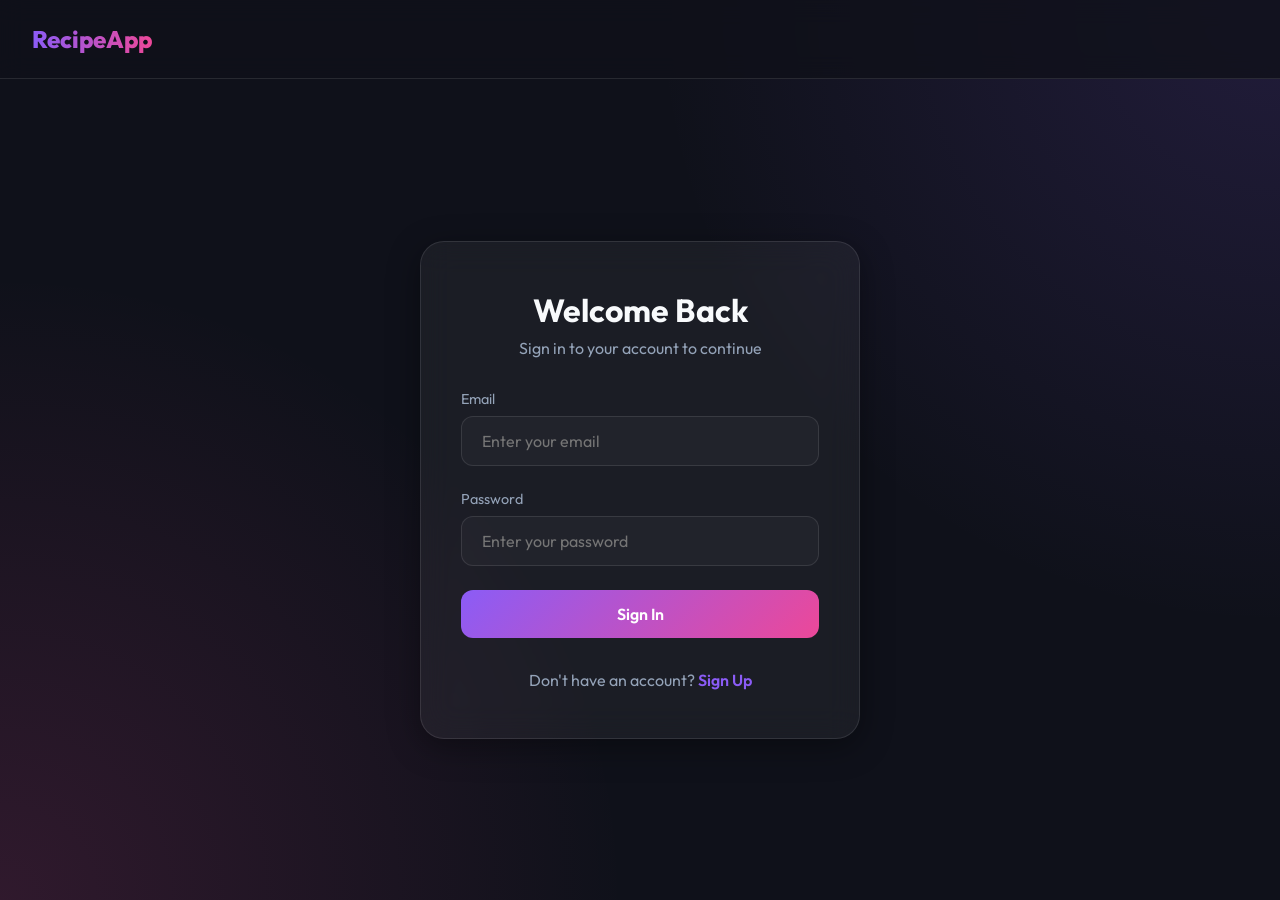
<file: frontend/index.html>
<!DOCTYPE html>
<html lang="en">
<head>
    <meta charset="UTF-8">
    <meta name="viewport" content="width=device-width, initial-scale=1.0">
    <title>RecipeApp | Login</title>
    <meta name="description" content="Sign in to your RecipeApp account to manage your delicious recipes.">
    <link rel="stylesheet" href="css/style.css">
</head>
<body>
    <header>
        <a href="index.html" class="logo">RecipeApp</a>
    </header>

    <div class="container auth-wrapper">
        <div class="glass-panel auth-card" id="auth-container">
            <h1 id="auth-title">Welcome Back</h1>
            <p id="auth-subtitle">Sign in to your account to continue</p>
            
            <div class="error-msg" id="error-message"></div>

            <form id="auth-form">
                <div class="form-group" id="name-group" style="display: none;">
                    <label for="name">Name</label>
                    <input type="text" id="name" class="glass-input" placeholder="Enter your name">
                </div>
                <div class="form-group">
                    <label for="email">Email</label>
                    <input type="email" id="email" class="glass-input" placeholder="Enter your email" required>
                </div>
                <div class="form-group">
                    <label for="password">Password</label>
                    <input type="password" id="password" class="glass-input" placeholder="Enter your password" required>
                </div>
                <button type="submit" class="btn" id="submit-btn" style="width: 100%;">
                    <span>Sign In</span>
                </button>
            </form>

            <div class="auth-switch">
                <span id="switch-text">Don't have an account?</span>
                <a href="#" id="switch-link">Sign Up</a>
            </div>
        </div>
    </div>

    <script src="js/api.js"></script>
    <script>
        // Check if already logged in
        if (localStorage.getItem('token')) {
            window.location.href = 'dashboard.html';
        }

        let isLogin = true;
        const form = document.getElementById('auth-form');
        const switchLink = document.getElementById('switch-link');
        const authTitle = document.getElementById('auth-title');
        const authSubtitle = document.getElementById('auth-subtitle');
        const nameGroup = document.getElementById('name-group');
        const nameInput = document.getElementById('name');
        const submitBtn = document.getElementById('submit-btn');
        const errorMsg = document.getElementById('error-message');
        const switchText = document.getElementById('switch-text');

        switchLink.addEventListener('click', (e) => {
            e.preventDefault();
            isLogin = !isLogin;
            errorMsg.style.display = 'none';
            
            if (isLogin) {
                authTitle.textContent = 'Welcome Back';
                authSubtitle.textContent = 'Sign in to your account to continue';
                nameGroup.style.display = 'none';
                nameInput.removeAttribute('required');
                submitBtn.innerHTML = '<span>Sign In</span>';
                switchText.textContent = "Don't have an account?";
                switchLink.textContent = "Sign Up";
            } else {
                authTitle.textContent = 'Create Account';
                authSubtitle.textContent = 'Sign up to get started';
                nameGroup.style.display = 'block';
                nameInput.setAttribute('required', 'true');
                submitBtn.innerHTML = '<span>Sign Up</span>';
                switchText.textContent = "Already have an account?";
                switchLink.textContent = "Sign In";
            }
        });

        form.addEventListener('submit', async (e) => {
            e.preventDefault();
            const email = document.getElementById('email').value;
            const password = document.getElementById('password').value;
            const name = document.getElementById('name').value;
            
            submitBtn.disabled = true;
            submitBtn.innerHTML = '<div class="loader"></div>';
            errorMsg.style.display = 'none';

            try {
                if (isLogin) {
                    const response = await ApiService.login(email, password);
                    if (response.token) {
                        localStorage.setItem('token', response.token);
                        window.location.href = 'dashboard.html';
                    }
                } else {
                    await ApiService.register(email, password, name);
                    // After registration, log them in automatically
                    const response = await ApiService.login(email, password);
                    if (response.token) {
                        localStorage.setItem('token', response.token);
                        window.location.href = 'dashboard.html';
                    }
                }
            } catch (err) {
                errorMsg.textContent = err.message || 'An error occurred. Please try again.';
                errorMsg.style.display = 'block';
            } finally {
                submitBtn.disabled = false;
                submitBtn.innerHTML = `<span>${isLogin ? 'Sign In' : 'Sign Up'}</span>`;
            }
        });
    </script>
</body>
</html>
</file>
<file: frontend/css/style.css>
@import url('https://fonts.googleapis.com/css2?family=Outfit:wght@300;400;600;800&display=swap');

:root {
    --bg-dark: #0f111a;
    --primary: #8b5cf6;
    --primary-hover: #7c3aed;
    --accent: #ec4899;
    --text-main: #f8fafc;
    --text-muted: #94a3b8;
    --glass-bg: rgba(255, 255, 255, 0.05);
    --glass-border: rgba(255, 255, 255, 0.1);
    --glass-shadow: 0 8px 32px 0 rgba(0, 0, 0, 0.37);
}

* {
    box-sizing: border-box;
    margin: 0;
    padding: 0;
}

body {
    font-family: 'Outfit', sans-serif;
    background-color: var(--bg-dark);
    color: var(--text-main);
    min-height: 100vh;
    display: flex;
    flex-direction: column;
    background-image: radial-gradient(circle at top right, rgba(139, 92, 246, 0.15), transparent 40%),
                      radial-gradient(circle at bottom left, rgba(236, 72, 153, 0.15), transparent 40%);
    background-attachment: fixed;
}

/* Glassmorphism Classes */
.glass-panel {
    background: var(--glass-bg);
    backdrop-filter: blur(16px);
    -webkit-backdrop-filter: blur(16px);
    border: 1px solid var(--glass-border);
    border-radius: 24px;
    box-shadow: var(--glass-shadow);
}

.glass-input {
    background: rgba(255, 255, 255, 0.03);
    border: 1px solid var(--glass-border);
    color: var(--text-main);
    padding: 14px 20px;
    border-radius: 12px;
    font-family: 'Outfit', sans-serif;
    font-size: 1rem;
    transition: all 0.3s ease;
    width: 100%;
}

.glass-input:focus {
    outline: none;
    border-color: var(--primary);
    background: rgba(255, 255, 255, 0.08);
    box-shadow: 0 0 0 4px rgba(139, 92, 246, 0.1);
}

/* Buttons */
.btn {
    background: linear-gradient(135deg, var(--primary), var(--accent));
    color: white;
    border: none;
    padding: 14px 28px;
    border-radius: 12px;
    font-size: 1rem;
    font-weight: 600;
    cursor: pointer;
    transition: all 0.3s ease;
    font-family: 'Outfit', sans-serif;
    display: inline-flex;
    align-items: center;
    justify-content: center;
    gap: 8px;
}

.btn:hover {
    transform: translateY(-2px);
    box-shadow: 0 8px 20px rgba(139, 92, 246, 0.4);
}

.btn:active {
    transform: translateY(0);
}

.btn-outline {
    background: transparent;
    border: 1px solid var(--primary);
    color: var(--primary);
}

.btn-outline:hover {
    background: rgba(139, 92, 246, 0.1);
    box-shadow: none;
}

/* Layout */
.container {
    max-width: 1200px;
    margin: 0 auto;
    padding: 2rem;
    width: 100%;
}

header {
    padding: 1.5rem 2rem;
    display: flex;
    justify-content: space-between;
    align-items: center;
    border-bottom: 1px solid var(--glass-border);
    background: rgba(15, 17, 26, 0.8);
    backdrop-filter: blur(12px);
    position: sticky;
    top: 0;
    z-index: 100;
}

.logo {
    font-size: 1.5rem;
    font-weight: 800;
    background: linear-gradient(to right, var(--primary), var(--accent));
    -webkit-background-clip: text;
    -webkit-text-fill-color: transparent;
    text-decoration: none;
}

/* Auth Container */
.auth-wrapper {
    display: flex;
    align-items: center;
    justify-content: center;
    flex: 1;
    padding: 2rem;
}

.auth-card {
    width: 100%;
    max-width: 440px;
    padding: 3rem 2.5rem;
    text-align: center;
}

.auth-card h1 {
    margin-bottom: 0.5rem;
    font-size: 2rem;
}

.auth-card p {
    color: var(--text-muted);
    margin-bottom: 2rem;
}

.form-group {
    margin-bottom: 1.5rem;
    text-align: left;
}

.form-group label {
    display: block;
    margin-bottom: 0.5rem;
    color: var(--text-muted);
    font-size: 0.9rem;
}

.auth-switch {
    margin-top: 2rem;
    color: var(--text-muted);
}

.auth-switch a {
    color: var(--primary);
    text-decoration: none;
    font-weight: 600;
}

.auth-switch a:hover {
    text-decoration: underline;
}

/* Error Message */
.error-msg {
    color: #ef4444;
    background: rgba(239, 68, 68, 0.1);
    border: 1px solid rgba(239, 68, 68, 0.2);
    padding: 10px;
    border-radius: 8px;
    margin-bottom: 1rem;
    font-size: 0.9rem;
    display: none;
}

/* Dashboard */
.dashboard-header {
    display: flex;
    justify-content: space-between;
    align-items: center;
    margin-bottom: 2rem;
}

.recipe-grid {
    display: grid;
    grid-template-columns: repeat(auto-fill, minmax(300px, 1fr));
    gap: 2rem;
}

.recipe-card {
    padding: 1.5rem;
    transition: transform 0.3s ease, box-shadow 0.3s ease;
    cursor: pointer;
    display: flex;
    flex-direction: column;
    height: 100%;
}

.recipe-card:hover {
    transform: translateY(-5px);
    border-color: rgba(139, 92, 246, 0.3);
    box-shadow: 0 12px 40px 0 rgba(0, 0, 0, 0.4);
}

.recipe-image {
    width: 100%;
    height: 200px;
    border-radius: 12px;
    object-fit: cover;
    background: rgba(255, 255, 255, 0.05);
    margin-bottom: 1rem;
}

.recipe-title {
    font-size: 1.25rem;
    font-weight: 600;
    margin-bottom: 0.5rem;
}

.recipe-meta {
    display: flex;
    gap: 1rem;
    color: var(--text-muted);
    font-size: 0.85rem;
    margin-bottom: 1rem;
}

.recipe-tags {
    display: flex;
    flex-wrap: wrap;
    gap: 0.5rem;
    margin-top: auto;
}

.tag {
    background: rgba(139, 92, 246, 0.2);
    color: #c4b5fd;
    padding: 4px 10px;
    border-radius: 20px;
    font-size: 0.75rem;
    font-weight: 600;
}

/* Modal */
.modal {
    position: fixed;
    top: 0;
    left: 0;
    width: 100%;
    height: 100%;
    background: rgba(0, 0, 0, 0.7);
    backdrop-filter: blur(8px);
    display: flex;
    align-items: center;
    justify-content: center;
    z-index: 1000;
    opacity: 0;
    pointer-events: none;
    transition: opacity 0.3s ease;
}

.modal.active {
    opacity: 1;
    pointer-events: auto;
}

.modal-content {
    width: 90%;
    max-width: 600px;
    padding: 2.5rem;
    max-height: 90vh;
    overflow-y: auto;
    position: relative;
    transform: translateY(20px);
    transition: transform 0.3s ease;
}

.modal.active .modal-content {
    transform: translateY(0);
}

.close-btn {
    position: absolute;
    top: 1.5rem;
    right: 1.5rem;
    background: transparent;
    border: none;
    color: var(--text-muted);
    font-size: 1.5rem;
    cursor: pointer;
    transition: color 0.3s ease;
}

.close-btn:hover {
    color: white;
}

.loader {
    border: 3px solid rgba(255,255,255,0.1);
    border-top: 3px solid var(--primary);
    border-radius: 50%;
    width: 24px;
    height: 24px;
    animation: spin 1s linear infinite;
    margin: 0 auto;
}

@keyframes spin {
    0% { transform: rotate(0deg); }
    100% { transform: rotate(360deg); }
}
</file>
